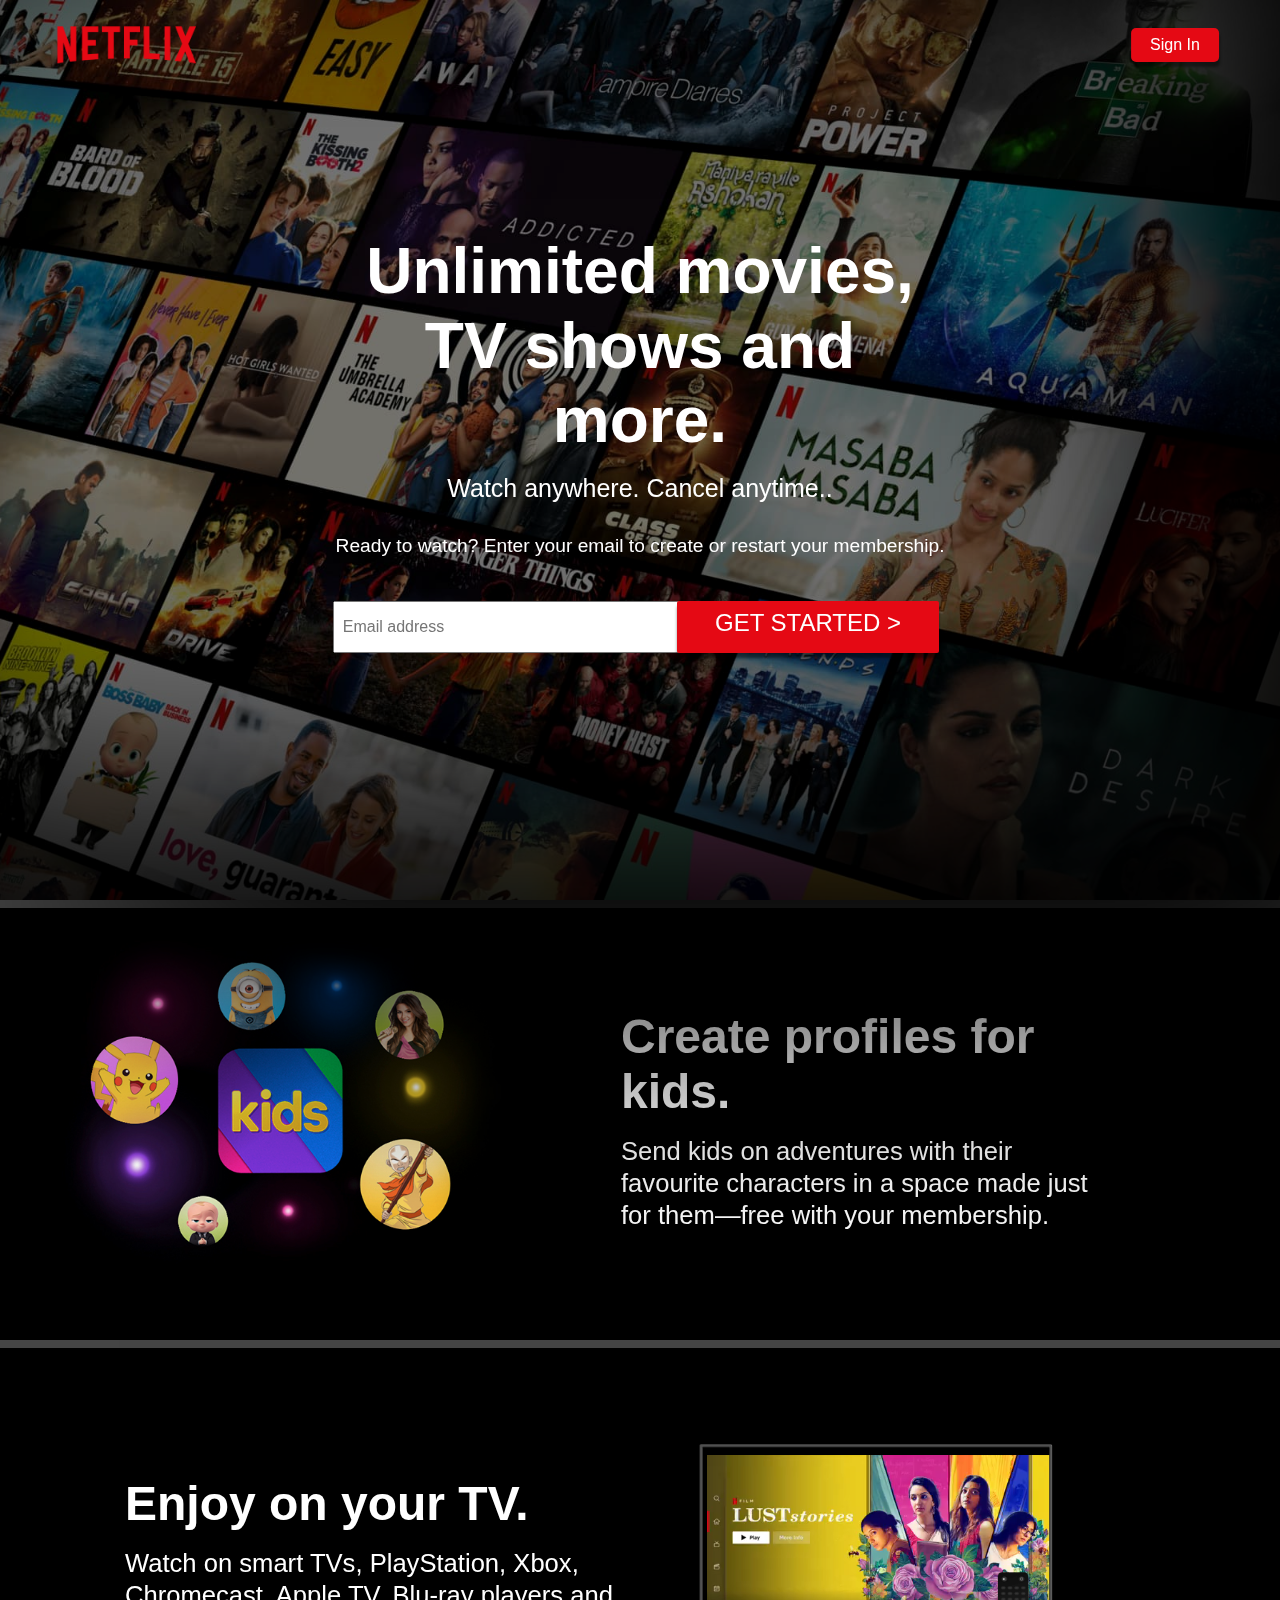
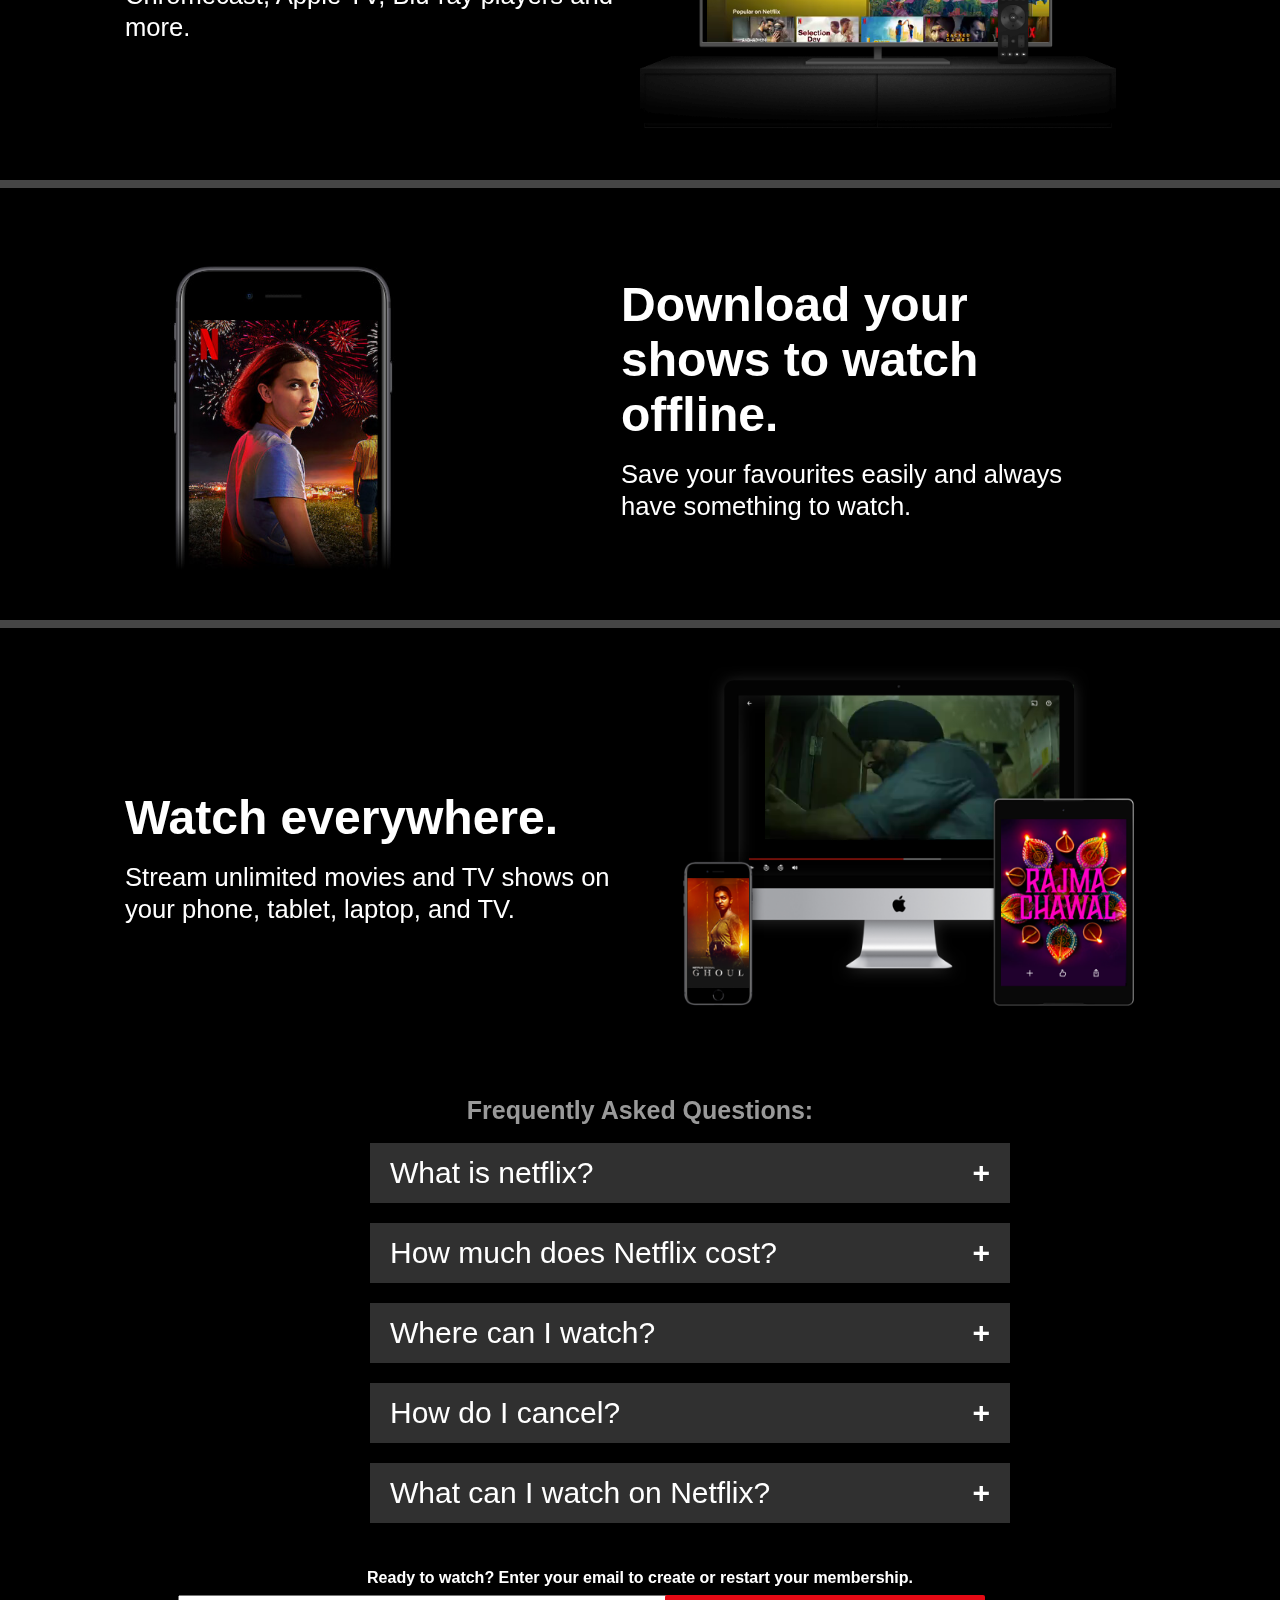
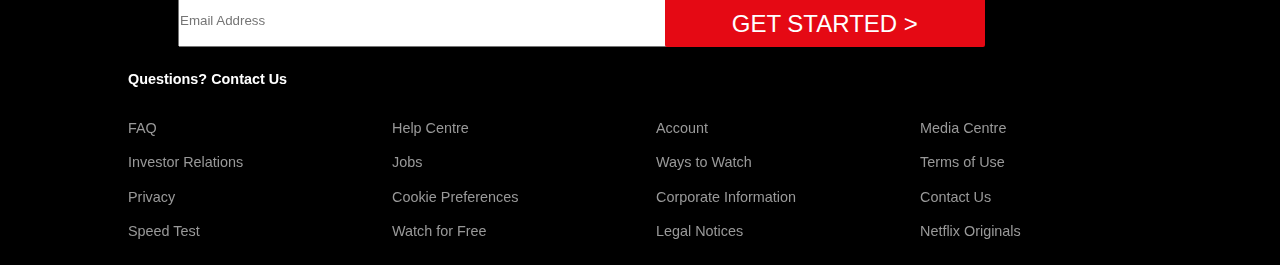
<file: index.html>
<!DOCTYPE html>
<html lang="en">
<head>
    <meta charset="UTF-8">
    <meta name="viewport" content="width=device-width, initial-scale=1.0">
    <link rel="stylesheet" href="style.css">
    <title>Netflix</title>
</head>
<body>
    <header class="showcase">
        <div class="showcase-top">
            <img src="logo.png" alt="Netflix Logo">
            <a href="signup.html" class="btn btn-rounded">Sign In</a>
        </div>
        <div class="showcase-content">
            <h1>Unlimited movies, TV shows and more.</h1>
            <h3>Watch anywhere. Cancel anytime..</h3>
            <p>Ready to watch? Enter your email to create or restart your membership.</p>
            <input type="email" name="email" id="mail" placeholder="Email address">
            <a href="#" class="btn btn-lg">GET STARTED ></a>
        </div>
    </header>

    <section class="style-cards">
        <div class="card-0">
            <img src="2.jpg" alt="Netflix Mobile">
            <div class="desc-0">
                <h1>Create profiles for kids.</h1>
                <h3>Send kids on adventures with their favourite characters in a space made just for them—free with your membership.</h3>
            </div>
        </div>
        <div class="card-1">
            <div class="desc-1">
                <h1>Enjoy on your TV.</h1>
                <h3>Watch on smart TVs, PlayStation, Xbox, Chromecast, Apple TV, Blu-ray players and more.</h3>
            </div>
            <img src="tv.png" alt="Netflix TV">
            <video class="video-1" autoplay="" playsinline="" muted="" loop=""><source src="1.m4v" type="video/mp4"></video>
        </div>
        <div class="card-2">
            <img src="3.jpg" alt="Netflix Mobile">
            <div class="desc-2">
                <h1>Download your shows to watch offline.</h1>
                <h3>Save your favourites easily and always have something to watch.</h3>
            </div>
        </div>
        <div class="card-3">
            <div class="desc-3">
                <h1>Watch everywhere.</h1>
                <h3>Stream unlimited movies and TV shows on your phone, tablet, laptop, and TV.</h3>
            </div>
            <img src="4.png" alt="Device-Pile-In">
            <video class="video-2" autoplay="" playsinline="" muted="" loop=""><source src="2.m4v" type="video/mp4"></video>
        </div>
    </section>
    

      
                  <h5>Frequently Asked Questions:</h5></br>

<div class="collapsible-div">
<button type="button" class="collapsible">What is netflix? </button>
<div class="content"<hr>
  <h6>Netflix is a streaming service that offers a wide variety of award-winning TV shows, movies, anime, documentaries, and more on thousands of internet-connected devices.<br/><br/>

  You can watch as much as you want, whenever you want without a single commercial – all for one low monthly price. There's always something new to discover and new TV shows and movies are added every week!</h6>
</div></br>
</div>

<div class="collapsible-div">
<button type="button" class="collapsible">How much does Netflix cost?  </button>
<div class="content">
  <h6>Watch Netflix on your smartphone, tablet, Smart TV, laptop, or streaming device, all for one fixed monthly fee. Plans range from USD7.99 to USD11.99 a month. No extra costs, no contracts.</h6>
</div></br>
</div>

<div class="collapsible-div">
<button type="button" class="collapsible">Where can I watch?  </button>
<div class="content">
  <h6>Watch anywhere, anytime, on an unlimited number of devices. Sign in with your Netflix account to watch instantly on the web at netflix.com from your personal computer or on any internet-connected device that offers the Netflix app, including smart TVs, smartphones, tablets, streaming media players and game consoles.

You can also download your favorite shows with the iOS, Android, or Windows 10 app. Use downloads to watch while you're on the go and without an internet connection. Take Netflix with you anywhere.</h6>
</div></br>
</div>


<div class="collapsible-div">
<button type="button" class="collapsible">How do I cancel?  </button>
<div class="content">
  <h6>Netflix is flexible. There are no pesky contracts and no commitments. You can easily cancel your account online in two clicks. There are no cancellation fees – start or stop your account anytime.</h6>
</div></br>
</div>

<div class="collapsible-div">
<button type="button" class="collapsible">What can I watch on Netflix?  </button>
<div class="content">
  <h6>Netflix has an extensive library of feature films, documentaries, TV shows, anime, award-winning Netflix originals, and more. Watch as much as you want, anytime you want.</h6>
</div>
<div class="collapsible-div">

<script>
var coll = document.getElementsByClassName("collapsible");
var i;

for (i = 0; i < coll.length; i++) {
  coll[i].addEventListener("click", function() {
    this.classList.toggle("active");
    var content = this.nextElementSibling;
    if (content.style.maxHeight){
      content.style.maxHeight = null;
    } else {
      content.style.maxHeight = content.scrollHeight + "px";
    } 
  });
}
</script>
<br><br>
<div class="div1">
            <p>Ready to watch? Enter your email to create or restart your membership.</p>
            <div class="input">
                <input type="email" name="email" placeholder="Email Address">
                <a href="#" class="btn-rounded"><button>GET STARTED ></button></a>
            </div>
        </div>

        
    


    <footer class="footer">
        <p>Questions? Contact Us</p>
        <div class="footer-cols">
            <ul>
                <li><a href="#">FAQ</a></li>
                <li><a href="#">Investor Relations</a></li>
                <li><a href="#">Privacy</a></li>
                <li><a href="#">Speed Test</a></li>
            </ul>
            <ul>
                <li><a href="#">Help Centre</a></li>
                <li><a href="#">Jobs</a></li>
                <li><a href="#">Cookie Preferences</a></li>
                <li><a href="#">Watch for Free</a></li>
            </ul>
            <ul>
                <li><a href="#">Account</a></li>
                <li><a href="#">Ways to Watch</a></li>
                <li><a href="#">Corporate Information</a></li>
                <li><a href="#">Legal Notices</a></li>
            </ul>
            <ul>
                <li><a href="#">Media Centre</a></li>
                <li><a href="#">Terms of Use</a></li>
                <li><a href="#">Contact Us</a></li>
                <li><a href="#">Netflix Originals</a></li>
            </ul>
        </div>
    </footer>
</body>
</html>
</file>
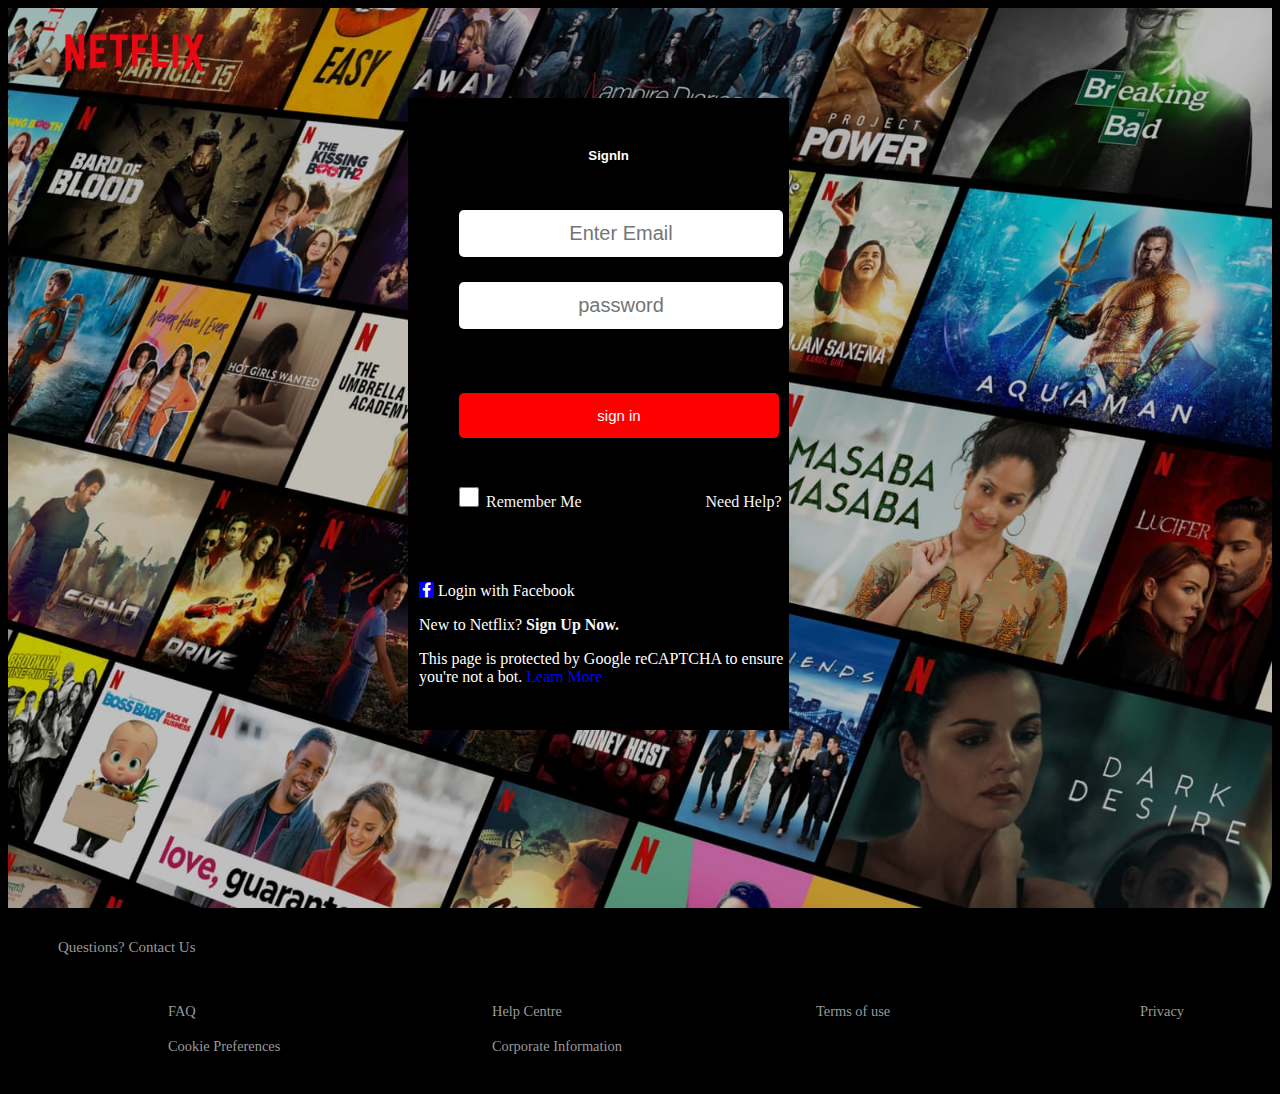
<file: signup.html>
<!DOCTYPE html>
<html>
<head>
	<title></title>
	<link rel="stylesheet" type="text/css" href="signup.css">

    <link rel="stylesheet" href="https://cdnjs.cloudflare.com/ajax/libs/font-awesome/4.7.0/css/font-awesome.min.css">
    <style>
        .showcase{
    width: 100%;
    height: 100vh;
    position: relative;
    background: url("1.jpg") no-repeat center center/cover;
}

.showcase-top{
    position: relative;
    z-index: 2;
    height: 90px;
}

.showcase-top img{
    width: 140px;
    position: absolute;
    top: 50%;
    left: 0;
    transform: translate(40% , -50%);
}
.footer{
    max-width: 100%;
    margin: 1rem auto;
    overflow: auto;
    background-color: black;
    width: 100%;
}

.footer ,
.footer a{
    color: #999999;
    font-size: 0.9rem;
}

.footer p{
    margin-bottom: 1.5rem;
    text-align: left;
    font-size: 15px;
    margin-left: 50px;

}

.footer .footer-cols{
    display: grid;
    grid-template-columns: repeat(4 , 1fr);
    grid-gap: 2rem;
}

.footer ul{
    list-style-type: : none;
}

.footer li{
    line-height: 2.4;
}
    </style>
</head>

<body>

	<header class="showcase">
        <div class="showcase-top">
            <img src="logo.png" alt="Netflix Logo">
            
        </div>

        <div class="container">
            <h5>SignIn</h5>
            <input type="text" placeholder="Enter Email">
            <input type="password" placeholder="password">
            <input type="submit" value="sign in">
            
            <label><input type="checkbox" > Remember Me  <a  href="#">Need Help?</a></label>
        

                <div class="login">
                    <p><i class="fa fa-facebook"></i> Login with Facebook</p>
                    
                    <p>New to Netflix?<a href="index.html" style="margin-left:0px">  <b>Sign Up Now.</b></a>
                       
                    <p>
                       
                        This page is protected by Google reCAPTCHA to ensure you're not a bot.
                        <a onclick="showText('more text')" style="color: blue; margin-left: 0px" href="">Learn More</a> 
                    </p>
                    <p id="learn-more"></p>

                </div>
              </div>
          </div>

        
       
    </header>

    <footer class="footer">
        <p>Questions? Contact Us</p>
        <div class="footer-cols">
            <ul>
                <li><a href="#">FAQ</a></li>
                <li><a href="#">Cookie Preferences</a></li>
                
            </ul>
            <ul>
                <li><a href="#">Help Centre</a></li>
                <li><a href="#">Corporate Information</a></li>
                
            </ul>
            <ul>
                <li><a href="#">Terms of use</a></li>
               
            </ul>
            <ul>
                <li><a href="#">Privacy</a></li>
               
            </ul>
        </div>
    </footer>

    <script type="text/javascript">
        function showText(id)
    {
        document.getElementById('learn-more').style.display = "block";
    }
    </script>

</body>
</html>
</file>
<file: style.css>
:root{
    --primary-color: #e50914;
    --dark-color: #141414;
    --light-color: #f4f4f4;
}

*{
    margin: 0;
    padding: 0;
}

body{
    font-family: Arial, Helvetica, sans-serif;
    background: #000000;
    color: #999999;
}

ul{
    list-style: none;
}

h1,h2,h3,h4{
    color: #ffffff;
}

h3{
    font-weight: lighter;
}

a{
    color: #ffffff;
    text-decoration: none;
}

p{
    margin: 0.5rem 0;
    font-weight: bold;
    color: #ffffff;
}

img{
    width: 100%;
}

.showcase{
    width: 100%;
    height: 100vh;
    position: relative;
    background: url("1.jpg") no-repeat center center/cover;
}

.showcase::after{
    content: "";
    position: absolute;
    top: 0;
    left: 0;
    width: 100%;
    height: 100%;
    z-index: 1;
    background: rgba(0, 0, 0, 0.4);
    box-shadow: 120px 100px 250px #000000 , inset -120px -100px 250px #000000;
}

.showcase-top{
    position: relative;
    z-index: 2;
    height: 90px;
}

.showcase-top img{
    width: 140px;
    position: absolute;
    top: 50%;
    left: 0;
    transform: translate(40% , -50%);
}

.showcase-top a{
    position: absolute;
    top: 50%;
    right: 0;
    transform: translate(-60% , -50%);
}

.showcase-content{
    position: relative;
    margin: 0 26%;
    z-index: 2;
    display: flex;
    flex-direction: column;
    justify-content: center;
    text-align: center;
    align-items: center;
    margin-top: 9rem;
}

.showcase-content h1{
    font-weight: 700;
    font-size: 64px;
    margin: 0 30px;
    max-width: 800px;
    line-height: 74.5px;
}

.showcase-content h3{
    color: white;
    font-size: 25px;
    margin: 16px 0;
}

.showcase-content p{
    font-size: 19.2px;
    font-weight: 300;
    padding-top: 0.5rem;
    padding-bottom: 1rem;
}

.showcase-content input{
    position: absolute;
    left: 0;
    bottom: -8vh;
    width: 454px;
    height: 3rem;
    font-size: 1rem;
    padding-left: 0.5rem;
}

.btn{
    display: inline-block;
    background: var(--primary-color);
    color: white;
    padding: 0.5rem 1.2rem;
    font-size: 1rem;
    text-align: center;
    border: none;
    cursor: pointer;
    border-radius: 2px;
    margin-right: 0.5rem;
    outline: none;
    box-shadow: 0 5px 3px rgba(0, 0, 0, 0.45);
}

.btn:hover{
    opacity: 0.9;
}

.btn-rounded{
    border-radius: 5px;
}

.showcase-content .btn-lg{
    position: absolute;
    right: 0;
    bottom: -8vh;
    padding: 0.5rem 1.2rem;
    font-size: 1.5rem;
    text-transform: uppercase;
    height: 36px;
    width: 14rem;
}

.card-0 , 
.card-1,
.card-2,
.card-3{
    border-top: 8px rgb(69, 69, 69) solid;
    padding: 50px;
}

.card-0{
    position: relative;
    display: inline-grid;
    grid-template-columns: 40% 50%;
    text-align: left;
    align-items: center;
    padding: 25px 45px 50px;
}

.desc-0{
    padding-left: 100px;
}

.card-1{
    position: relative;
    display: inline-grid;
    grid-template-columns: 50% 40%;
    text-align: left;
    align-items: center;
    padding: 25px 45px 50px;
}

.desc-1{
    padding-left: 80px;
}

.style-cards h1{
    font-size: 3rem;
    padding: 1rem;
    padding-left: 0;
}

.style-cards h3{
    font-size: 1.6rem;
    line-height: 2rem;
}

.card-1 video{
    position: relative;
    width: 100%;
    height: 54%;
    grid-column: 2/2;
    grid-row: 1/2;
    z-index: -1;
}

.card-1 img{
    grid-column: 2/2;
    grid-row: 1/2;
}

.card-2{
    position: relative;
    display: inline-grid;
    grid-template-columns: 40% 50%;
    text-align: left;
    align-items: center;
    padding: 25px 45px 50px;
}

.desc-2{
    padding-left: 100px;
}

.card-3{
    position: relative;
    display: inline-grid;
    grid-template-columns: 50% 40%;
    text-align: left;
    align-items: center;
    padding: 25px 45px 50px;
}

.desc-3{
    padding-left: 80px;
    padding-right: 20px;
}

.card-3 img{
    width: 110%;
    grid-column: 2/2;
    grid-row: 1/2;
}

.card-3 video{
    position: relative;
    top: -87px;
    left: 125px;
    width: 65%;
    height: 78%;
    grid-column: 2/2;
    grid-row: 1/2;
    z-index: -1;
}

.faq{
    text-align: center;
}

.faq h1{
    padding-bottom: 40px;
    font-size: 3rem;
}

.questions{
    display: flex;
    flex-direction: column;
    flex-basis: 40%;
    align-items: center;
}

.questions li{
    padding: 20px 30px;
    margin: 5px;
    font-size: 1.6rem;
    background-color: #303030;
    color: white;
    text-align: left;
    width: 50%;
}

.faq p{
    padding-top: 60px;
    font-size: 1.2rem;
    font-weight: 200;
}

.input{
    display: inline-grid;
    align-items: center;
    grid-template-columns: 50% 40%;
}

.input input{
    width: 600px;
    height: 3rem;
}

.input button{
    height: 3.25rem;
    width: 320px;
    left: 20px;
    text-align: center;
    background-color: var(--primary-color);
    font-size: 1.5rem;
    padding: 15px 32px;
    border: none;
    border-radius: 2px;
    color: white;
}

.footer{
    max-width: 80%;
    margin: 1rem auto;
    overflow: auto;
}

.footer ,
.footer a{
    color: #999999;
    font-size: 0.9rem;
}

.footer p{
    margin-bottom: 1.5rem;
}

.footer .footer-cols{
    display: grid;
    grid-template-columns: repeat(4 , 1fr);
    grid-gap: 2rem;
}

.footer li{
    line-height: 2.4;
}

h6{
    color: white;
    font-size: 15px;

}
h5{
    text-align: center;
    font-size: 25px;
}
.collapsible {
  background-color: #303030;
  color: white;
  cursor: pointer;
  width: 50%;
  height:60px;
  border: none;
  text-align: left;
  outline: none;
  font-size: 30px;
  text-align: left;
  margin-left: 370px;
padding-left: 20px;
padding-right: 20px;
}



.active, .collapsible:hover {
  background-color: #303030;
}

.collapsible:after {
  content: '\002B';
  color: white;
  font-weight: bold;
  float: right;
  margin-left: 5px;
  text-align: left;
 }

.active:after {
  content: '\2715';
}

.content {
  padding: 0 146px;
  max-height: 0;
  overflow: hidden;
  transition: max-height 0.2s ease-out;
  background-color: black;
 color: white;
 width: 723px;
 margin-left: 225px;
 margin-top: 2px;
}

.content h6{
    background-color: #303030;
  color: white;
  cursor: pointer;
  padding: 18px;
  width: 100%;
  border: none;
  text-align: left;
  outline: none;
  font-size: 22px;

}

.div1{
    text-align: center;
}
</file>
<file: signup.css>
body{
    background-color: black;
}
    .container{
    padding: 1px 1px 1px 1px;
    margin: 0;
    height: 630px;
    display: inline-grid;
    align-items: center;
    justify-content: center;
    width: 30%;
    background-color: black;
      margin-left: 400px;

    
   
}
.sign{
    background-color: #000;
    width: 360px;
    height: 500px
}
h5{
   color: #fff;
   font-family: sans-serif;
   margin-left: 20px; 
   text-align: center;
   
   
}
input{
    width: 320px;
    height: 45px;
    background-color: white;
    border:none;
    border-radius: 5px;
    margin-left: 18px;
    font-size: 20px;
    text-align: center;
   margin-top: -30px;
    margin-left: 50px;


}
input[type=submit]{
    width: 320px;
    height: 45px;
    background-color: red;
    border-radius: 5px;
    margin-left: 50px;
    margin-top: 10px;
    font-size: 15px;
    color:#fff;
}
input[type=checkbox]{
    width: 20px;
    height: 20px;
    border-radius: 5px;

}
label{
    color: #f6f6f6;

}
a{
    color: #f6f6f6;
    text-decoration: none;
    margin-left: 120px;

}

.login{
    margin-left:10px;
    color: white;
}

.fa-facebook{
    background :blue;
    width:15px;
    text-align: center;
}


.footer{
    max-width: 80%;
    margin: 1rem auto;
    overflow: auto;
}

.footer ,
.footer a{
    color: #999999;
    font-size: 0.9rem;
}

.footer p{
    margin-bottom: 1.5rem;
}

.footer .footer-cols{
    display: grid;
    grid-template-columns: repeat(4 , 1fr);
    grid-gap: 2rem;
}

.footer ul{
    list-style-type: none;
}

.footer li{
    line-height: 2.4;
}
</file>
